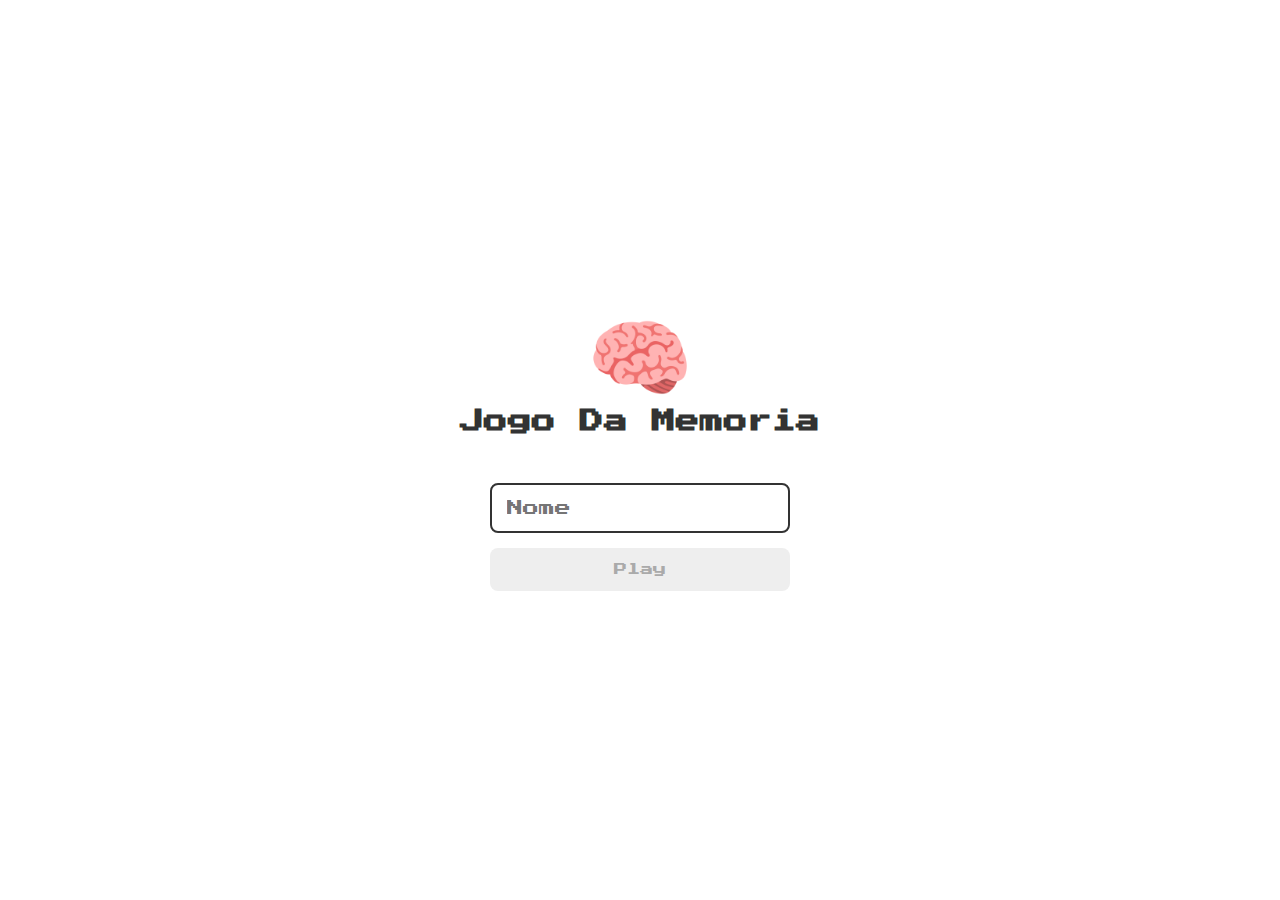
<file: index.html>
<!DOCTYPE html>
<html lang="pt-br">
  <head>
    <meta charset="UTF-8" />
    <meta name="viewport" content="width=device-width, initial-scale=1.0" />
    <title>Jogo Da Memoria | Login</title>
    <link rel="stylesheet" href="css/login.css" />
    <link rel="stylesheet" href="css/resert.css" />
    <script src="js/login.js" defer></script>
  </head>
  <body>
    <form class="login-form">
      <div class="login_header">
        <img src="img/brain.png" alt="brain" />
        <h1>Jogo Da Memoria</h1>
      </div>

      <input type="text" placeholder="Nome" class="login_input" />
      <button type="submit" class="login_button" disabled>Play</button>
    </form>
  </body>
</html>
</file>
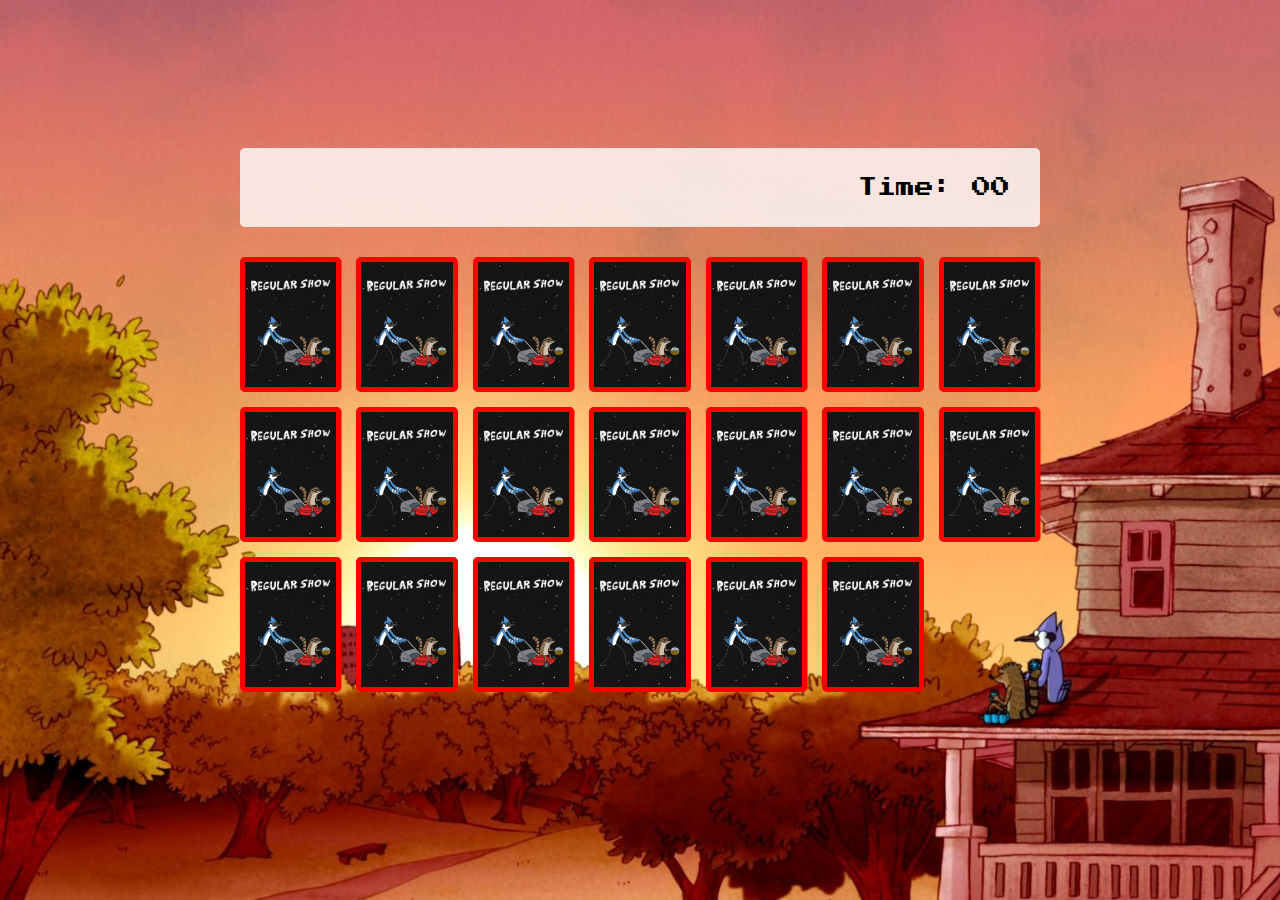
<file: pages/games.html>
<!DOCTYPE html>
<html lang="pt-br">
  <head>
    <meta charset="UTF-8" />
    <meta name="viewport" content="width=device-width, initial-scale=1.0" />
    <title>Jogo Da Memoria</title>
    <link rel="stylesheet" href="../css/resert.css" />
    <link rel="stylesheet" href="../css/games.css" />
    <script src="../js/games.js" defer></script>
  </head>
  <body>
    <main>
      <header>
        <span class="player">Lucas</span>
        <span>Time: <span class="timer">00</span></span>
      </header>
      <div class="grid"></div>
    </main>
  </body>
</html>
</file>
<file: css/login.css>
.login-form {
  height: 100vh;
  display: flex;
  flex-direction: column;
  align-items: center;
  justify-content: center;
}

.login_header {
  display: flex;
  flex-direction: column;
  align-items: center;
  margin-bottom: 50px;
}

.login_header img {
  width: 100px;
}

.login_header h1 {
  color: #333;
  font-size: 1.5em;
}

.login_input {
  border: 2px solid #333;
  border-radius: 8px;
  font-size: 1em;
  margin-bottom: 15px;
  width: 100%;
  max-width: 300px;
  outline: none;
  padding: 15px;
}

.login_button {
  background-color: #ee665c;
  border-radius: 8px;
  color: white;
  padding: 15px;
  max-width: 300px;
  width: 100%;
  cursor: pointer;
}

.login_button:disabled {
  background-color: #eee;
  color: #aaa;
  cursor: auto;
}
</file>
<file: css/resert.css>
@import url("https://fonts.googleapis.com/css2?family=Press+Start+2P&display=swap");

* {
  margin: 0;
  padding: 0;
  box-sizing: border-box;
  border: none;
  list-style: none;
  font-family: "Press Start 2P", cursive;
}
</file>
<file: css/games.css>
main {
  display: flex;
  flex-direction: column;
  align-items: center;
  justify-content: center;
  width: 100%;
  min-height: 100vh;
  background-image: url("../img/background.jpg");
  background-size: cover;
  padding: 20px 20px 50px;
}

header {
  display: flex;
  align-items: center;
  justify-content: space-between;
  width: 100%;
  background-color: rgb(255, 255, 255, 0.8);
  font-size: 1.2em;
  max-width: 800px;
  padding: 30px;
  margin: 0 0 30px;
  border-radius: 5px;
}

.grid {
  display: grid;
  gap: 15px;
  grid-template-columns: repeat(7, 1fr);
  width: 100%;
  max-width: 800px;
  margin: 0 0 30px;
  border-radius: 5px;
}

.card {
  aspect-ratio: 3/4;
  width: 100%;
  border-radius: 5px;
  position: relative;
  transition: all 480ms ease;
  transform-style: preserve-3d;
  background-color: #ccc;
}

.reveal-card {
  transform: rotateY(180deg);
}

.disable-card {
  filter: saturate(0);
  opacity: 0.5;
}

.face {
  width: 100%;
  height: 100%;
  position: absolute;
  background-size: cover;
  background-position: center;
  border: 5px solid red;
  border-radius: 5px;
  transition: all 400ms ease;
}

.front {
  transform: rotateY(180deg);
}

.back {
  background-image: url(../img/capa.png);
  backface-visibility: hidden;
}

@media screen and (max-width: 920px) {
  .grid {
    grid-template-columns: repeat(5, 1fr);
  }
}
</file>
